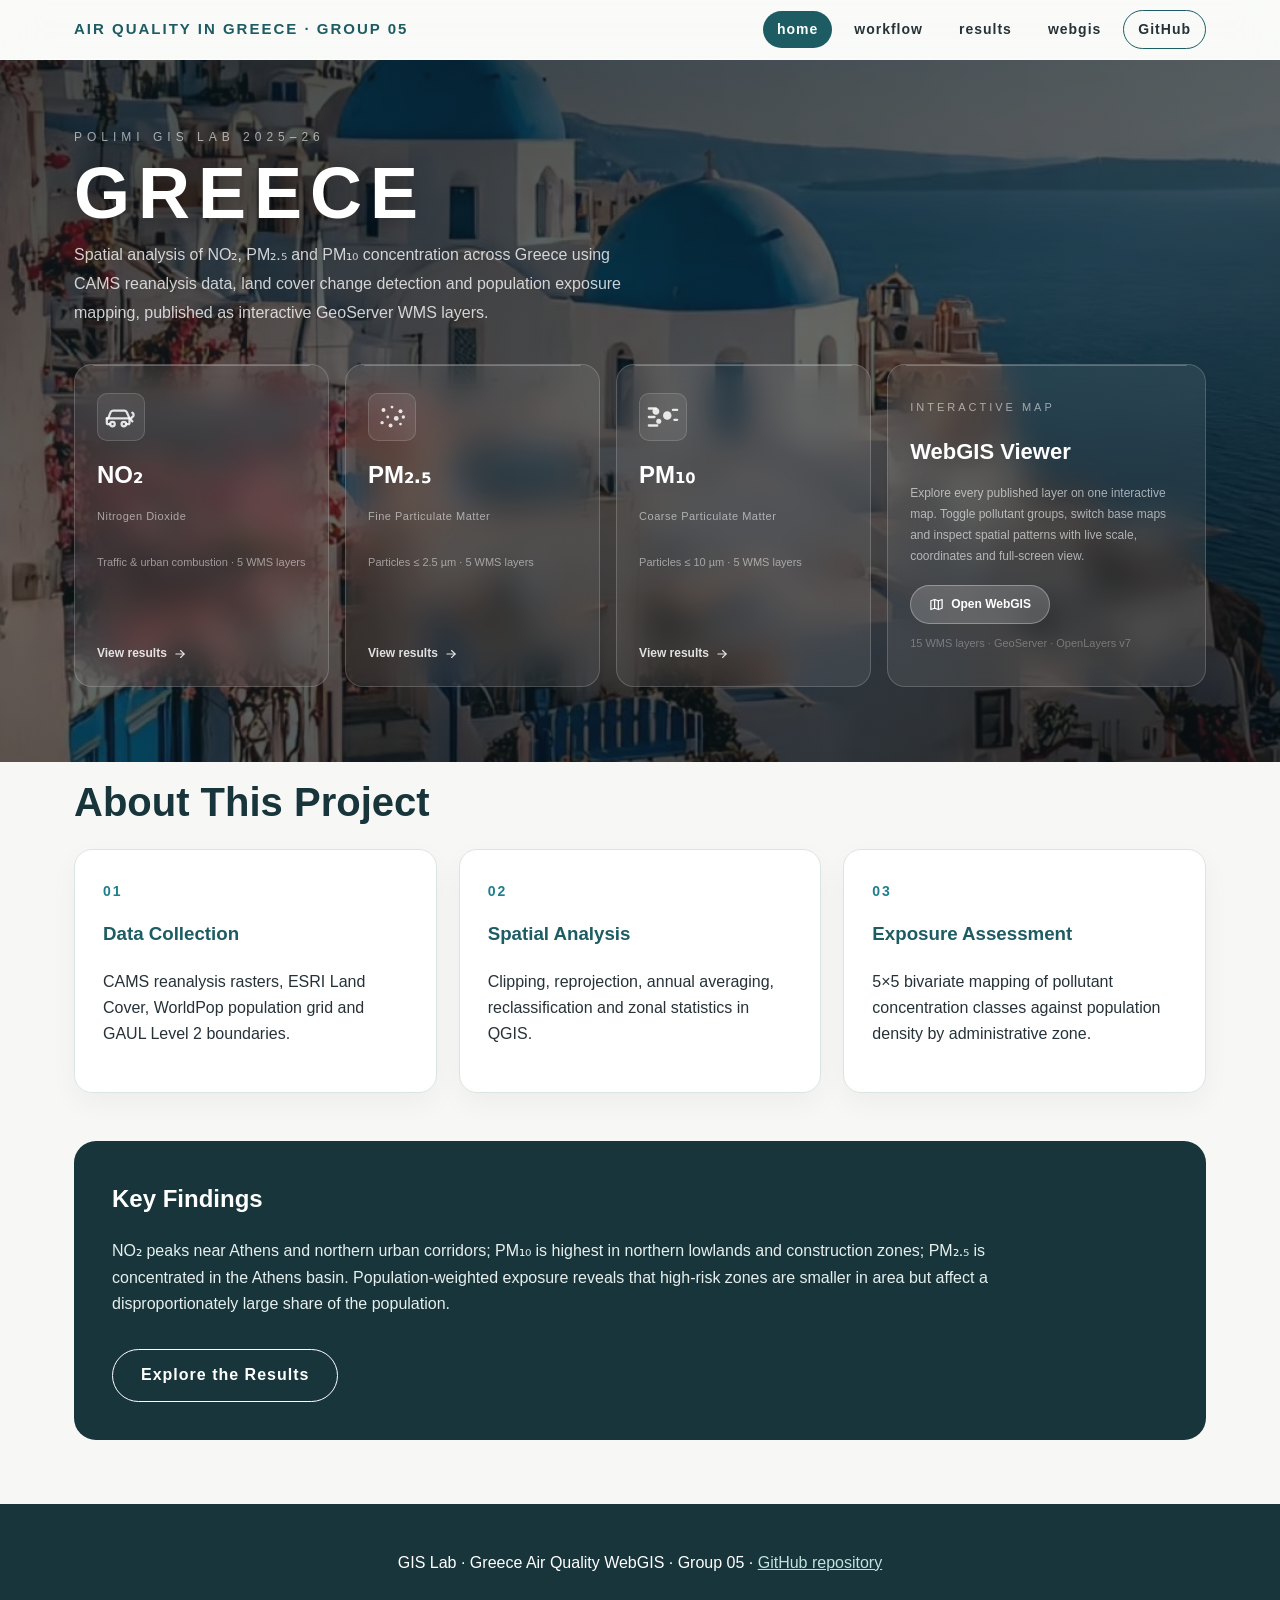
<file: index.html>
<!DOCTYPE html>
<html lang="en">
<head>
  <meta charset="UTF-8" />
  <meta name="viewport" content="width=device-width, initial-scale=1.0" />
  <title>Greece Air Quality | Home</title>
  <link rel="stylesheet" href="style.css?v=2" />
</head>

<body>
  <header class="site-header">
    <nav class="navbar">
      <a class="logo" href="index.html">AIR QUALITY IN GREECE · GROUP 05</a>
      <div class="nav-links">
        <a href="index.html" class="active">home</a>
        <a href="workflow.html">workflow</a>
        <a href="results.html">results</a>
        <a href="webgis.html">webgis</a>
        <a href="https://github.com/sumumu-0107/webgis_group05" class="github-link" target="_blank" rel="noopener">GitHub</a>
      </div>
    </nav>
  </header>

  <!-- ====================================================================
       GLASS-MORPHISM HERO
       Cover photo background, with one glass card per pollutant plus a
       dedicated WebGIS entry card.
       ==================================================================== -->
  <section class="hero">
    <div class="hero-bg" role="img" aria-label="Coastal landscape of the Greek islands"></div>
    <div class="hero-overlay"></div>

    <div class="hero-inner">
      <p class="hero-kicker">Polimi GIS Lab 2025–26</p>
      <h1>GREECE</h1>
      <p class="hero-sub">
        Spatial analysis of NO₂, PM₂.₅ and PM₁₀ concentration across Greece using
        CAMS reanalysis data, land cover change detection and population exposure
        mapping, published as interactive GeoServer WMS layers.
      </p>

      <div class="hero-grid">
        <!-- NO2 card -->
        <a class="glass-card card-no2" href="results.html#no2">
          <span class="top-line"></span>
          <span class="pollutant-icon" aria-hidden="true">
            <!-- Car / traffic exhaust: NO2 is mainly a traffic-related gas -->
            <svg viewBox="0 0 24 24" fill="none" stroke="rgba(255,255,255,0.85)" stroke-width="1.6"
                 stroke-linecap="round" stroke-linejoin="round">
              <path d="M3 13l1.6-4.2A2 2 0 0 1 6.5 7.5h7.8a2 2 0 0 1 1.8 1.1L18 13" />
              <path d="M2 13h16v3a1 1 0 0 1-1 1h-1" />
              <path d="M4 17H3a1 1 0 0 1-1-1v-3" />
              <circle cx="6" cy="17" r="1.6" />
              <circle cx="14" cy="17" r="1.6" />
              <path d="M20 9c1.2.8 1.2 2.2 0 3s-1.2 2.2 0 3" />
            </svg>
          </span>
          <h2 class="pname">NO₂</h2>
          <p class="pfull">Nitrogen Dioxide</p>
          <p class="card-meta">Traffic &amp; urban combustion · 5 WMS layers</p>
          <span class="goto">
            View results
            <svg viewBox="0 0 24 24" fill="none" stroke="currentColor" stroke-width="2"
                 stroke-linecap="round" stroke-linejoin="round" aria-hidden="true">
              <path d="M5 12h14" /><path d="M13 6l6 6-6 6" />
            </svg>
          </span>
        </a>

        <!-- PM2.5 card -->
        <a class="glass-card card-pm25" href="results.html#pm25">
          <span class="top-line"></span>
          <span class="pollutant-icon" aria-hidden="true">
            <!-- Fine particles: small scattered dots, lungs-penetrating -->
            <svg viewBox="0 0 24 24" fill="rgba(255,255,255,0.85)" stroke="none">
              <circle cx="6" cy="7" r="1.4" />
              <circle cx="12" cy="5" r="1" />
              <circle cx="18" cy="8" r="1.4" />
              <circle cx="9" cy="12" r="1" />
              <circle cx="15" cy="13" r="1.7" />
              <circle cx="5" cy="16" r="1.2" />
              <circle cx="11" cy="18" r="1.4" />
              <circle cx="18" cy="17" r="1" />
              <circle cx="20" cy="12" r="1.2" />
            </svg>
          </span>
          <h2 class="pname">PM₂.₅</h2>
          <p class="pfull">Fine Particulate Matter</p>
          <p class="card-meta">Particles ≤ 2.5 µm · 5 WMS layers</p>
          <span class="goto">
            View results
            <svg viewBox="0 0 24 24" fill="none" stroke="currentColor" stroke-width="2"
                 stroke-linecap="round" stroke-linejoin="round" aria-hidden="true">
              <path d="M5 12h14" /><path d="M13 6l6 6-6 6" />
            </svg>
          </span>
        </a>

        <!-- PM10 card -->
        <a class="glass-card card-pm10" href="results.html#pm10">
          <span class="top-line"></span>
          <span class="pollutant-icon" aria-hidden="true">
            <!-- Coarse dust: larger particles with motion lines (dust / resuspension) -->
            <svg viewBox="0 0 24 24" fill="none" stroke="rgba(255,255,255,0.85)" stroke-width="1.6"
                 stroke-linecap="round" stroke-linejoin="round">
              <circle cx="7" cy="8" r="2.4" fill="rgba(255,255,255,0.85)" stroke="none" />
              <circle cx="15" cy="11" r="3" fill="rgba(255,255,255,0.85)" stroke="none" />
              <circle cx="9" cy="15" r="1.8" fill="rgba(255,255,255,0.85)" stroke="none" />
              <path d="M2 6h5" /><path d="M2 12h4" /><path d="M2 18h6" />
              <path d="M19 7h3" /><path d="M20 14h2" />
            </svg>
          </span>
          <h2 class="pname">PM₁₀</h2>
          <p class="pfull">Coarse Particulate Matter</p>
          <p class="card-meta">Particles ≤ 10 µm · 5 WMS layers</p>
          <span class="goto">
            View results
            <svg viewBox="0 0 24 24" fill="none" stroke="currentColor" stroke-width="2"
                 stroke-linecap="round" stroke-linejoin="round" aria-hidden="true">
              <path d="M5 12h14" /><path d="M13 6l6 6-6 6" />
            </svg>
          </span>
        </a>

        <!-- WebGIS entry card -->
        <a class="glass-card card-webgis" href="webgis.html">
          <span class="top-line"></span>
          <div>
            <p class="wlabel">INTERACTIVE MAP</p>
            <h2 class="wtitle">WebGIS Viewer</h2>
            <p class="wdesc">
              Explore every published layer on one interactive map. Toggle pollutant
              groups, switch base maps and inspect spatial patterns with live scale,
              coordinates and full-screen view.
            </p>
          </div>
          <div>
            <span class="wbtn">
              <svg viewBox="0 0 24 24" fill="none" stroke="currentColor" stroke-width="2"
                   stroke-linecap="round" stroke-linejoin="round" aria-hidden="true">
                <path d="M9 4 3 6v14l6-2 6 2 6-2V4l-6 2-6-2z" />
                <path d="M9 4v14" /><path d="M15 6v14" />
              </svg>
              Open WebGIS
            </span>
            <p class="layers-hint">15 WMS layers · GeoServer · OpenLayers v7</p>
          </div>
        </a>
      </div>
    </div>
  </section>

  <main>
    <section class="section" id="about">
      <div class="section-heading">
        <h2>About This Project</h2>
      </div>

      <div class="summary-grid">
        <article class="summary-card">
          <span class="card-number">01</span>
          <h3>Data Collection</h3>
          <p>CAMS reanalysis rasters, ESRI Land Cover, WorldPop population grid and GAUL Level 2 boundaries.</p>
        </article>
        <article class="summary-card">
          <span class="card-number">02</span>
          <h3>Spatial Analysis</h3>
          <p>Clipping, reprojection, annual averaging, reclassification and zonal statistics in QGIS.</p>
        </article>
        <article class="summary-card">
          <span class="card-number">03</span>
          <h3>Exposure Assessment</h3>
          <p>5×5 bivariate mapping of pollutant concentration classes against population density by administrative zone.</p>
        </article>
      </div>

      <div class="key-findings">
        <h2>Key Findings</h2>
        <p>NO₂ peaks near Athens and northern urban corridors; PM₁₀ is highest in northern lowlands and construction zones; PM₂.₅ is concentrated in the Athens basin. Population-weighted exposure reveals that high-risk zones are smaller in area but affect a disproportionately large share of the population.</p>
        <a class="outline-btn" href="results.html">Explore the Results</a>
      </div>
    </section>
  </main>

  <footer>
    <p>GIS Lab · Greece Air Quality WebGIS · Group 05 ·
      <a href="https://github.com/sumumu-0107/webgis_group05" target="_blank" rel="noopener">GitHub repository</a>
    </p>
  </footer>
</body>
</html>
</file>
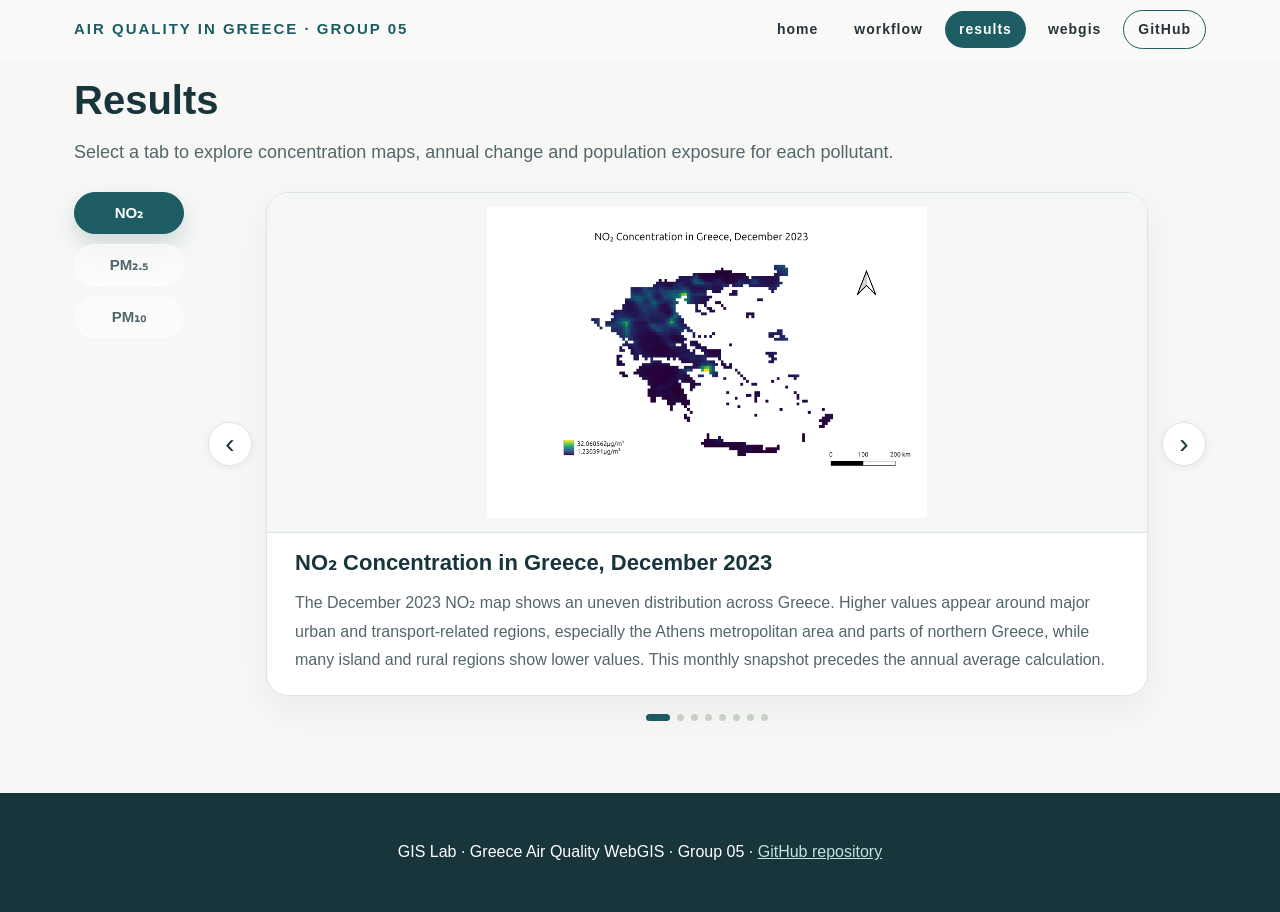
<file: results.html>
﻿<!DOCTYPE html>
<html lang="en">
<head>
  <meta charset="UTF-8" />
  <meta name="viewport" content="width=device-width, initial-scale=1.0" />
  <title>Greece Air Quality | Results</title>
  <link rel="stylesheet" href="style.css" />
</head>

<body>
  <header class="site-header">
    <nav class="navbar">
      <a class="logo" href="index.html">AIR QUALITY IN GREECE · GROUP 05</a>
      <div class="nav-links">
        <a href="index.html">home</a>
        <a href="workflow.html">workflow</a>
        <a href="results.html" class="active">results</a>
        <a href="webgis.html">webgis</a>
        <a href="https://github.com/sumumu-0107/webgis_group05" class="github-link" target="_blank" rel="noopener">GitHub</a>
      </div>
    </nav>
  </header>

  <main>
    <section class="section" id="results">
      <div class="section-heading">
        <h2>Results</h2>
        <p>Select a tab to explore concentration maps, annual change and population exposure for each pollutant.</p>
      </div>

      <div class="results-layout">

        <!-- TAB BUTTONS (vertical) -->
        <div class="pollutant-tabs" role="tablist" aria-label="Pollutant results">
          <button class="tab-btn active" role="tab" id="tab-no2"
                  aria-controls="panel-no2" aria-selected="true" data-target="no2">NO&#8322;</button>
          <button class="tab-btn" role="tab" id="tab-pm25"
                  aria-controls="panel-pm25" aria-selected="false" data-target="pm25">PM&#8322;.&#8325;</button>
          <button class="tab-btn" role="tab" id="tab-pm10"
                  aria-controls="panel-pm10" aria-selected="false" data-target="pm10">PM&#8321;&#8320;</button>
        </div>

        <div class="results-panels">

        <!-- NO2 panel -->
      <div class="tab-panel active" id="panel-no2" role="tabpanel" aria-labelledby="tab-no2">
        <div class="rp-stage">
          <button class="rp-nav-btn rp-lbtn" data-panel="no2" data-dir="-1" aria-label="Previous">&#8249;</button>
          <div class="rp-card" id="card-no2"></div>
          <button class="rp-nav-btn rp-rbtn" data-panel="no2" data-dir="1" aria-label="Next">&#8250;</button>
        </div>
        <div class="rp-dots" id="dots-no2"></div>
      </div>

      <!-- PM2.5 panel -->
      <div class="tab-panel" id="panel-pm25" role="tabpanel" aria-labelledby="tab-pm25">
        <div class="rp-stage">
          <button class="rp-nav-btn rp-lbtn" data-panel="pm25" data-dir="-1" aria-label="Previous">&#8249;</button>
          <div class="rp-card" id="card-pm25"></div>
          <button class="rp-nav-btn rp-rbtn" data-panel="pm25" data-dir="1" aria-label="Next">&#8250;</button>
        </div>
        <div class="rp-dots" id="dots-pm25"></div>
      </div>

      <!-- PM10 panel -->
      <div class="tab-panel" id="panel-pm10" role="tabpanel" aria-labelledby="tab-pm10">
        <div class="rp-stage">
          <button class="rp-nav-btn rp-lbtn" data-panel="pm10" data-dir="-1" aria-label="Previous">&#8249;</button>
          <div class="rp-card" id="card-pm10"></div>
          <button class="rp-nav-btn rp-rbtn" data-panel="pm10" data-dir="1" aria-label="Next">&#8250;</button>
        </div>
        <div class="rp-dots" id="dots-pm10"></div>
      </div>

        </div><!-- /.results-panels -->
      </div><!-- /.results-layout -->

    </section>
  </main>

  <footer>
    <p>GIS Lab &middot; Greece Air Quality WebGIS &middot; Group 05 &middot;
      <a href="https://github.com/sumumu-0107/webgis_group05" target="_blank" rel="noopener">GitHub repository</a>
    </p>
  </footer>

  <script src="results.js"></script>
  <script>
  (function () {
    "use strict";

    var FIGURES = {
      no2: [
        { fig:"Figure 1", title:"NO\u2082 Concentration in Greece, December 2023",
          img:[{src:"img/no2/NO2_December_2023_map.png",alt:"Map of NO2 concentration across Greece in December 2023"}],
          desc:"The December 2023 NO\u2082 map shows an uneven distribution across Greece. Higher values appear around major urban and transport-related regions, especially the Athens metropolitan area and parts of northern Greece, while many island and rural regions show lower values. This monthly snapshot precedes the annual average calculation." },
        { fig:"Figure 2", title:"Annual Average NO\u2082 Concentration, 2023",
          img:[{src:"img/no2/NO2_average_2023_map.png",alt:"Map of annual average NO2 concentration across Greece in 2023"}],
          desc:"The annual average map highlights the stable spatial pattern of NO\u2082 in 2023. Higher values concentrate around urbanised areas, while lower values spread across rural and island regions. Compared with the December map, the annual average smooths monthly fluctuations and is better suited to classification and exposure analysis." },
        { fig:"Figure 3", title:"NO\u2082 Concentration Classes, 2023",
          img:[{src:"img/no2/NO2_concentration_map_2023.png",alt:"Map of NO2 concentration classes across Greece in 2023"}],
          desc:"The concentration class map divides annual average NO\u2082 into air quality classes. Greece mainly contains Class 1, Class 2 and Class 3 values, with most of the country in Class 1, indicating relatively low NO\u2082 levels. Class 2 and Class 3 areas are more limited and are mainly associated with urban regions." },
        { fig:"Figure 4", title:"NO\u2082 Annual Mean Aggregation Change, 2021\u20132023",
          img:[{src:"img/no2/NO2_AMAC_2021_2023_map.png",alt:"Map of NO2 annual mean aggregation change between 2021 and 2023"}],
          desc:"The NO\u2082 AMAC map shows both increases and decreases between 2021 and 2023. Some regions show slight or moderate increases while others remain stable or decline. Stronger changes appear in localised zones rather than across the whole country, reflecting differences in urban activity, transport intensity and regional emission patterns." },
        { fig:"Figure 5", title:"Built Area Change and NO\u2082 Change Statistics",
          img:[{src:"img/no2/Built_Area_Change_2021_2023_map.png",alt:"Map of built area change in Greece between 2021 and 2023"},{src:"img/no2/Greece_no2_zonal_statistics_2021_2023_bar.png",alt:"Bar chart of NO2 change statistics by built area transition type"}],
          desc:"The built area change map identifies Stable Built Area, Built Area Gain and Built Area Loss. Most built-up pixels are stable, while gain and loss areas are scattered. The bar chart shows Built Area Loss with the highest mean NO\u2082 change (about 1.173 \u00b5g/m\u00b3), while Stable Built Area carries the highest maximum value, suggesting persistent urban areas experienced strong localised NO\u2082 increases." },
        { fig:"Figure 6", title:"Built Area Gain and Loss Statistics",
          img:[{src:"img/no2/Gain_lost_statistics.png",alt:"Chart of built area gain and loss percentage and area statistics for Greece, 2021 to 2023"}],
          desc:"The built area gain and loss statistics summarise how much urban land was gained or lost between 2021 and 2023 across different transition categories. The chart presents both the percentage share and the absolute area for each transition type, giving a quantitative basis for interpreting the NO\u2082 zonal statistics above." },
        { fig:"Figure 7", title:"NO\u2082\u2013Population Bivariate Exposure",
          img:[{src:"img/no2/NO2_bivariate_map_2023.png",alt:"Bivariate map of NO2 concentration and population in Greece, 2023"},{src:"img/no2/legend_bivariate_5x5.png",alt:"5x5 bivariate legend combining NO2 class and population class"}],
          desc:"The bivariate map combines NO\u2082 concentration class and population class at the GAUL Level 2 scale. The first digit represents the NO\u2082 class, the second the population class. Visible combinations include 13, 14, 23 and 35; the Class 35 area is especially important because it combines a higher NO\u2082 class with a high population class." },
        { fig:"Figure 8", title:"Population Exposure to NO\u2082 Concentration Classes",
          img:[{src:"img/no2/Greece_no2_2023_pie_chart.png",alt:"Pie chart of population exposure to NO2 concentration classes"}],
          desc:"The exposure pie chart shows 36.24% of the population in Class 1, 26.81% in Class 2 and 36.96% in Class 3. Although much of the territory is mapped as low concentration, a considerable share of the population falls into higher NO\u2082 exposure classes, demonstrating why population-weighted exposure analysis is necessary in addition to simple spatial mapping." }
      ],
      pm25: [
        { fig:"Figure 1", title:"PM\u2082.\u2085 Concentration in Greece, December 2023",
          img:[{src:"img/pm25/Greece_CAMS_pm2p5_2023_12.png",alt:"Map of PM2.5 concentration across Greece in December 2023"}],
          desc:"The December 2023 PM\u2082.\u2085 map shows higher concentrations around major urban and transport-related areas, especially Athens and parts of northern Greece, while many island and rural regions show lower values. Short-term PM\u2082.\u2085 is strongly influenced by urban activity, traffic intensity and regional emission sources." },
        { fig:"Figure 2", title:"Annual Average PM\u2082.\u2085 Concentration, 2023",
          img:[{src:"img/pm25/Greece_average_pm2p5_2023.png",alt:"Map of annual average PM2.5 concentration across Greece in 2023"}],
          desc:"The annual average map shows the highest values concentrated around large urban areas, especially the Athens region, with lower values in less urbanised mainland areas and many islands. The annual average smooths short-term fluctuations and highlights the clear contrast between urbanised and non-urbanised areas." },
        { fig:"Figure 3", title:"PM\u2082.\u2085 Concentration Classes, 2023",
          img:[{src:"img/pm25/Greece_pm2p5_concentration_map_2023.png",alt:"Map of PM2.5 concentration classes across Greece in 2023"}],
          desc:"The class map shows mainly Class 1, Class 2 and Class 3, with most of the country in Class 2 and Class 3 (between 5 and 20 \u00b5g/m\u00b3). Class 1 areas are limited, mainly around specific islands and high-altitude ecosystems. This classification provides the pollutant input for the bivariate exposure map." },
        { fig:"Figure 4", title:"PM\u2082.\u2085 Annual Mean Aggregation Change, 2021\u20132023",
          img:[{src:"img/pm25/Greece_pm2p5_2021_2023_AMAC_map.png",alt:"Map of PM2.5 annual mean aggregation change between 2021 and 2023"}],
          desc:"The PM\u2082.\u2085 AMAC map shows both increases and decreases. Western Greece forms a distinct increase hotspot, while eastern administrative regions and coastal plains show neutral to stabilising trends (0 to \u22121.5 \u00b5g/m\u00b3). The change is spatially uneven, showing not only where PM\u2082.\u2085 was high in 2023 but where conditions shifted since 2021." },
        { fig:"Figure 5", title:"PM\u2082.\u2085 Change Statistics by Crop Area Transition",
          img:[{src:"img/pm25/Greece_pm2p5_zonal_statistics_2021_2023.png",alt:"Map of PM2.5 zonal statistics by crop area transition type, 2021 to 2023"},{src:"img/pm25/Greece_pm2p5_zonal_statistics_2021_2023_bar.png",alt:"Bar chart of PM2.5 change statistics by crop area transition type"}],
          desc:"Using crop area transitions as zones, Stable Crop Area shows a mean PM\u2082.\u2085 change of about 0.226 \u00b5g/m\u00b3, Crop Area Gain about 0.088 \u00b5g/m\u00b3, and Crop Area Loss a negative mean of \u22120.101 \u00b5g/m\u00b3. PM\u2082.\u2085 grew least in newly gained crop cover, a relative buffering signature, while all classes share local bounds from \u22124.392 to +4.717 \u00b5g/m\u00b3." },
        { fig:"Figure 6", title:"Crop Gain and Loss Percentage and Area Statistics",
          img:[{src:"img/pm25/Gain_lost_statistics.png",alt:"Chart of crop gain and loss percentage and area statistics, 2021 to 2023"}],
          desc:"The crop gain and loss statistics summarise how much agricultural land was gained or lost between 2021 and 2023 across different transition categories. The chart presents both the percentage share and the absolute area for each transition type, giving a quantitative basis for interpreting the PM\u2082.\u2085 zonal statistics above." },
        { fig:"Figure 7", title:"PM\u2082.\u2085\u2013Population Bivariate Exposure",
          img:[{src:"img/pm25/Greece_pm2p5_2023_bivariate_map.png",alt:"Bivariate map of PM2.5 concentration and population in Greece, 2023"},{src:"img/pm25/legend_bivariate_5x5.png",alt:"5x5 bivariate legend combining PM2.5 class and population class"}],
          desc:"The bivariate map combines PM\u2082.\u2085 class and population class at the administrative zone level. Visible combinations include 33, 34 and 35: several regions share a baseline Class 3 pollution level but differ in demographic weight. The Class 35 areas are especially important, capturing critical urban centres such as Athens." },
        { fig:"Figure 8", title:"Population Exposure to PM\u2082.\u2085 Concentration Classes",
          img:[{src:"img/pm25/Greece_pm2p5_2023_pie_chart.png",alt:"Pie chart of population exposure to PM2.5 concentration classes"}],
          desc:"The exposure chart shows essentially the entire calculated population in Class 3 (greater than 10 and up to 20 \u00b5g/m\u00b3), because this regulatory tier covers the populated provincial zones uniformly. Even though much of the territory maps as lower concentration, population-weighted analysis reveals widespread exposure to the higher class." }
      ],
      pm10: [
        { fig:"Figure 1", title:"PM\u2081\u2080 Concentration in Greece, December 2023",
          img:[{src:"img/pm10/Greece_pm10_monthly_dec_2023.png",alt:"Map of PM10 concentration across Greece in December 2023"}],
          desc:"The December 2023 PM\u2081\u2080 map shows higher values mainly in northern and central Greece, where urban heating, road traffic, agriculture and dust resuspension raise winter levels. Thessaloniki and the Thessaly plain stand out, while coastal and island areas benefit from sea-breeze dispersion." },
        { fig:"Figure 2", title:"Annual Average PM\u2081\u2080 Concentration, 2023",
          img:[{src:"img/pm10/Greece_pm10_average_2023_map.png",alt:"Map of annual average PM10 concentration across Greece in 2023"}],
          desc:"The annual average map concentrates the highest values in northern Greece, around Thessaloniki, the Thessaly plain and Central Macedonia, driven by industry, traffic, construction and agricultural burning. The Greater Athens area is also elevated, while southern Greece and the Aegean islands generally show lower annual averages." },
        { fig:"Figure 3", title:"PM\u2081\u2080 Concentration Classes, 2023",
          img:[{src:"img/pm10/Greece_pm10_concentration_map_2023.png",alt:"Map of PM10 concentration classes across Greece in 2023"}],
          desc:"The class map shows mainly Class 1, Class 2 and Class 3, with Class 4 and Class 5 nearly absent. Class 1 covers mountainous, island and southern coastal areas; Class 2 dominates mid-sized urban zones and agricultural lowlands; and Class 3 appears in the most urbanised and industrialised areas around Thessaloniki and Greater Athens." },
        { fig:"Figure 4", title:"PM\u2081\u2080 Annual Mean Aggregation Change, 2021\u20132023",
          img:[{src:"img/pm10/Greece_pm10_2021_2023_AMAC_map.png",alt:"Map of PM10 annual mean aggregation change between 2021 and 2023"}],
          desc:"The PM\u2081\u2080 AMAC map shows increases in parts of northern and central Greece, linked to expanded construction, new road infrastructure and agricultural land disturbance, while parts of Attica and several islands show slight decreases. The pattern is spatially heterogeneous, driven by local activity and land use rather than a uniform national trend." },
        { fig:"Figure 5", title:"PM\u2081\u2080 Zonal Statistics by Built Area Transition",
          img:[{src:"img/pm10/Greece_pm10_zonal_statistics_2021_2023.png",alt:"Chart of PM10 change statistics by built area transition type, 2021 to 2023"}],
          desc:"Using built area transitions as zones, Built Area Gain shows the highest mean PM\u2081\u2080 change, reflecting increased particulate matter from ground disturbance and construction machinery. Stable Built Area shows a moderate mean change, while Built Area Loss shows the smallest or slightly negative mean, consistent with reduced dust generation where hard surfaces were removed." },
        { fig:"Figure 6", title:"Built Area Gain and Loss Statistics",
          img:[{src:"img/pm10/Gain_lost_statistics.png",alt:"Chart of built area gain and loss percentage and area statistics for Greece, 2021 to 2023"}],
          desc:"The built area gain and loss statistics summarise how much urban land was gained or lost between 2021 and 2023 across different transition categories. The chart presents both the percentage share and the absolute area for each transition type, giving a quantitative basis for interpreting the PM\u2081\u2080 zonal statistics above." },
        { fig:"Figure 7", title:"PM\u2081\u2080\u2013Population Bivariate Exposure",
          img:[{src:"img/pm10/Greece_pm10_2023_bivariate.png",alt:"Bivariate map of PM10 concentration and population in Greece, 2023"},{src:"img/pm10/legend_bivariate_5x5.png",alt:"5x5 bivariate legend combining PM10 class and population class"}],
          desc:"The bivariate map combines PM\u2081\u2080 class and population class. Zones high in both dimensions mark the greatest public-health concern and cluster around Thessaloniki and metropolitan Athens. Northern peripheral zones show elevated PM\u2081\u2080 but smaller populations, while rural and island zones are low in both dimensions." }
      ]
    };

    var state = { no2:0, pm25:0, pm10:0 };

    function renderCarousel(panel) {
      var figures = FIGURES[panel];
      var idx = state[panel];
      var item = figures[idx];
      var imgAreaInner;
      if (item.img.length === 2) {
        imgAreaInner =
          '<div style="display:grid;grid-template-columns:1fr 1fr;gap:16px;width:100%;height:100%;padding:14px;align-items:center;">'
          + item.img.map(function(i){ return '<img src="'+i.src+'" alt="'+i.alt+'" style="width:100%;height:100%;object-fit:contain;" />'; }).join('')
          + '</div>';
      } else {
        imgAreaInner = '<img src="'+item.img[0].src+'" alt="'+item.img[0].alt+'" />';
      }
      document.getElementById('card-'+panel).innerHTML =
        '<div class="card-img-area">'+imgAreaInner+'</div>'
        +'<div class="card-body-area">'
        +'<span class="card-fig-label">'+item.fig+'</span>'
        +'<p class="card-fig-title">'+item.title+'</p>'
        +'<p class="card-fig-desc">'+item.desc+'</p>'
        +'</div>';
      var dotsEl = document.getElementById('dots-'+panel);
      dotsEl.innerHTML = '';
      figures.forEach(function(_,i){
        var d = document.createElement('button');
        d.className = 'rp-dot'+(i===idx?' active':'');
        d.setAttribute('aria-label','Figure '+(i+1));
        (function(ii){ d.addEventListener('click',function(){ state[panel]=ii; renderCarousel(panel); }); })(i);
        dotsEl.appendChild(d);
      });
    }

    document.querySelectorAll('.rp-nav-btn').forEach(function(btn){
      btn.addEventListener('click',function(){
        var panel=btn.getAttribute('data-panel');
        var dir=parseInt(btn.getAttribute('data-dir'),10);
        var n=FIGURES[panel].length;
        state[panel]=(state[panel]+dir+n)%n;
        renderCarousel(panel);
      });
    });

    document.addEventListener('keydown',function(e){
      if(e.key!=='ArrowLeft'&&e.key!=='ArrowRight') return;
      var ap=document.querySelector('.tab-panel.active');
      if(!ap) return;
      var panel=ap.id.replace('panel-','');
      if(!FIGURES[panel]) return;
      var n=FIGURES[panel].length;
      state[panel]=(state[panel]+(e.key==='ArrowLeft'?-1:1)+n)%n;
      renderCarousel(panel);
    });

    document.querySelectorAll('.tab-btn').forEach(function(btn){
      btn.addEventListener('click',function(){
        var panel=btn.getAttribute('data-target');
        if(state[panel]!==undefined){ state[panel]=0; }
      });
    });

    renderCarousel('no2');
    renderCarousel('pm25');
    renderCarousel('pm10');

    // ---- Lightbox ----
    function openLightbox(srcs) {
      // srcs: array of image src strings
      var overlay = document.createElement('div');
      overlay.className = 'lb-overlay';
      var inner;
      if (srcs.length === 2) {
        inner = '<div style="display:flex;gap:20px;align-items:center;max-width:92vw;max-height:90vh;">'
          + srcs.map(function(s){ return '<img src="'+s+'" style="max-width:46vw;max-height:88vh;object-fit:contain;border-radius:10px;box-shadow:0 24px 80px rgba(0,0,0,0.5);" />'; }).join('')
          + '</div>';
      } else {
        inner = '<img src="'+srcs[0]+'" />';
      }
      overlay.innerHTML = '<button class="lb-close" aria-label="Close">&times;</button>' + inner;
      document.body.appendChild(overlay);
      overlay.querySelector('.lb-close').addEventListener('click', function(e){ e.stopPropagation(); overlay.remove(); });
      overlay.addEventListener('click', function(e){ if(e.target===overlay) overlay.remove(); });
      document.addEventListener('keydown', function esc(e){ if(e.key==='Escape'){ overlay.remove(); document.removeEventListener('keydown',esc); } });
    }

    document.querySelectorAll('.rp-stage').forEach(function(stage){
      stage.addEventListener('click', function(e){
        var area = e.target.closest('.card-img-area');
        if (!area) return;
        var imgs = area.querySelectorAll('img');
        if (!imgs.length) return;
        openLightbox(Array.from(imgs).map(function(i){ return i.src; }));
      });
    });
  }());
  </script>
</body>
</html>
</file>
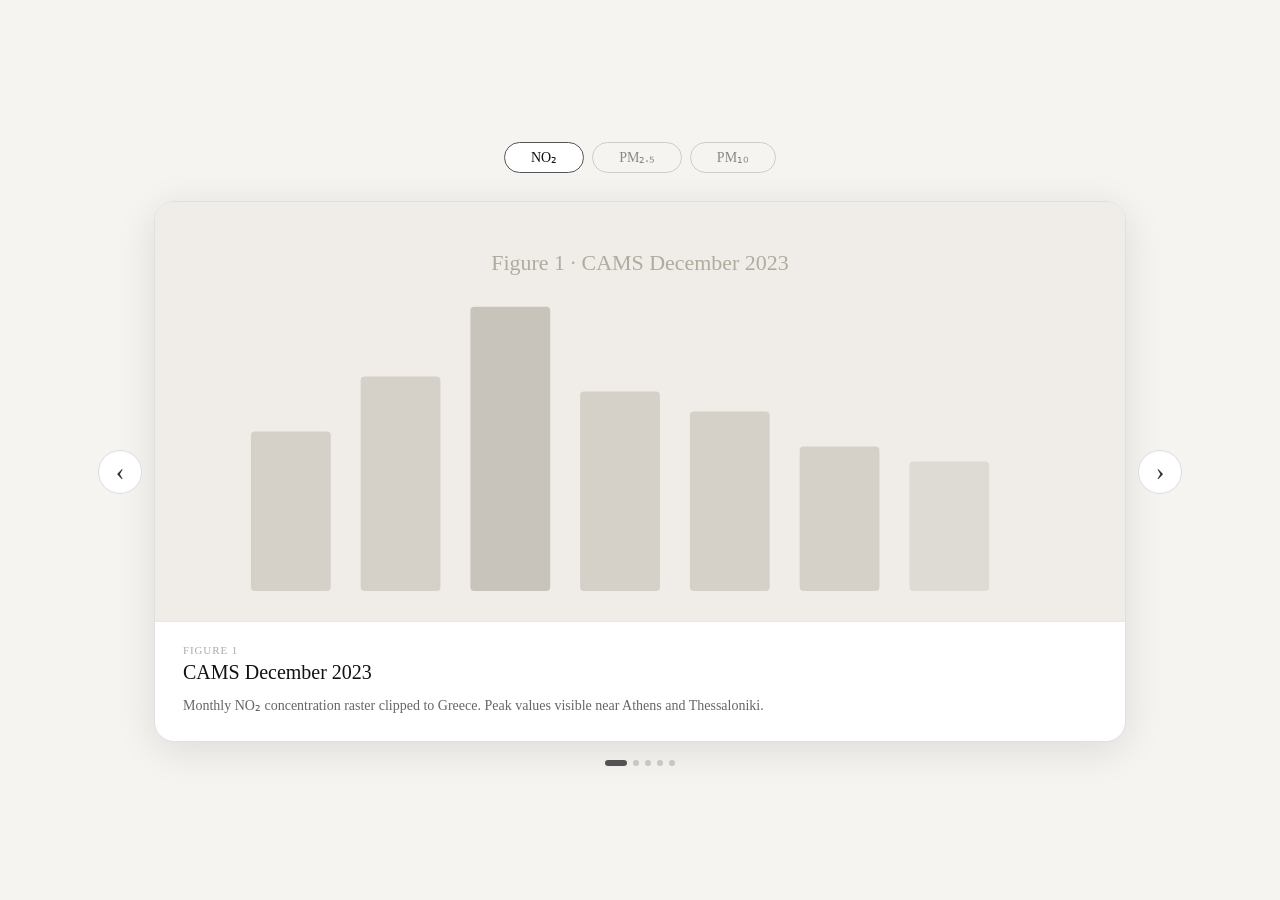
<file: results_carousel.html>
<!DOCTYPE html>
<html lang="en">
<head>
<meta charset="UTF-8"/>
<meta name="viewport" content="width=device-width, initial-scale=1.0"/>
<title>Results Carousel</title>
<style>
* { box-sizing: border-box; margin: 0; padding: 0; }
body { background: #f5f4f0; font-family: 'Georgia', serif; min-height: 100vh; display: flex; align-items: center; justify-content: center; padding: 32px 0; }

.rp-wrap { width: 100%; max-width: 1100px; padding: 32px 0 24px; }

.rp-tabs { display: flex; gap: 8px; justify-content: center; margin-bottom: 28px; }
.rp-tab {
  padding: 6px 26px; border-radius: 20px;
  border: 1px solid #ccc; background: transparent;
  color: #888; font-size: 14px; cursor: pointer;
  font-family: inherit; transition: all 0.18s;
}
.rp-tab.active { background: #fff; border-color: #555; color: #111; font-weight: 500; }

.rp-stage {
  position: relative;
  display: flex; align-items: center; justify-content: center;
  padding: 0 64px;
}

.rp-card {
  width: 100%;
  border-radius: 20px;
  background: #fff;
  border: 1px solid #e0e0e0;
  overflow: hidden;
  box-shadow: 0 8px 40px rgba(0,0,0,0.10);
  display: flex;
  flex-direction: column;
}

.card-img-area {
  width: 100%;
  height: 420px;
  background: #f0ede8;
  border-bottom: 1px solid #e8e8e8;
  display: flex; align-items: center; justify-content: center;
  overflow: hidden;
}
.card-img-area img { width: 100%; height: 100%; object-fit: cover; }

.card-body-area {
  padding: 22px 28px 24px;
}
.card-fig-label {
  font-size: 11px; color: #aaa; margin: 0 0 5px;
  text-transform: uppercase; letter-spacing: 0.08em;
}
.card-fig-title { font-size: 20px; font-weight: 500; color: #111; margin: 0 0 10px; }
.card-fig-desc { font-size: 14px; color: #666; margin: 0; line-height: 1.65; }

.nav-btn {
  position: absolute; top: 50%; transform: translateY(-50%);
  width: 44px; height: 44px; border-radius: 50%;
  background: #fff; border: 1px solid #ddd; color: #333;
  display: flex; align-items: center; justify-content: center;
  cursor: pointer; z-index: 20; font-size: 26px;
  user-select: none; transition: background 0.15s; flex-shrink: 0;
}
.nav-btn:hover { background: #f5f4f0; }
.lbtn { left: 8px; }
.rbtn { right: 8px; }

.rp-dots { display: flex; justify-content: center; gap: 6px; margin-top: 18px; }
.rp-dot { width: 6px; height: 6px; border-radius: 50%; background: #ccc; transition: all 0.2s; cursor: pointer; }
.rp-dot.active { width: 22px; border-radius: 3px; background: #555; }
</style>
</head>
<body>
<div class="rp-wrap">
  <div class="rp-tabs">
    <div class="rp-tab active" data-tab="no2">NO₂</div>
    <div class="rp-tab" data-tab="pm25">PM₂.₅</div>
    <div class="rp-tab" data-tab="pm10">PM₁₀</div>
  </div>

  <div class="rp-stage">
    <div class="nav-btn lbtn" id="btnL" aria-label="Previous">&#8249;</div>
    <div class="rp-card" id="card"></div>
    <div class="nav-btn rbtn" id="btnR" aria-label="Next">&#8250;</div>
  </div>

  <div class="rp-dots" id="dots"></div>
</div>

<script>
var data = {
  no2:[
    {fig:"Figure 1", title:"CAMS December 2023", desc:"Monthly NO₂ concentration raster clipped to Greece. Peak values visible near Athens and Thessaloniki.", img:""},
    {fig:"Figure 2", title:"Annual Average 2023", desc:"Yearly average NO₂ showing persistent high-concentration corridors along major transport routes.", img:""},
    {fig:"Figure 3", title:"Concentration Classes 2023", desc:"Reclassified NO₂ map into discrete exposure categories following WHO guideline thresholds.", img:""},
    {fig:"Figure 4", title:"AMAC 2021–2023", desc:"Annual mean absolute change showing temporal trend of NO₂ between 2021 and 2023.", img:""},
    {fig:"Figure 5", title:"Population Bivariate 2023", desc:"Bivariate map combining NO₂ concentration classes with population density for exposure assessment.", img:""}
  ],
  pm25:[
    {fig:"Figure 1", title:"CAMS December 2023", desc:"PM₂.₅ concentration raster for December 2023, highlighting winter pollution peaks in urban basins.", img:""},
    {fig:"Figure 2", title:"Annual Average 2023", desc:"Annual mean PM₂.₅ showing the Athens basin as a persistent high-concentration zone.", img:""},
    {fig:"Figure 3", title:"Concentration Classes 2023", desc:"PM₂.₅ reclassified into WHO-aligned exposure categories across Greek administrative units.", img:""},
    {fig:"Figure 4", title:"AMAC 2021–2023", desc:"Change in annual mean PM₂.₅ between 2021 and 2023, revealing improving and worsening areas.", img:""},
    {fig:"Figure 5", title:"Population Bivariate 2023", desc:"Combined PM₂.₅ and population density map identifying high-risk exposure zones.", img:""}
  ],
  pm10:[
    {fig:"Figure 1", title:"CAMS December 2023", desc:"PM₁₀ concentration raster for December 2023. Northern lowlands show elevated coarse particle levels.", img:""},
    {fig:"Figure 2", title:"Annual Average 2023", desc:"Annual mean PM₁₀ for 2023, with highest values in northern Greece and construction-active zones.", img:""},
    {fig:"Figure 3", title:"Concentration Classes 2023", desc:"Reclassified PM₁₀ concentration map into discrete risk categories for spatial comparison.", img:""},
    {fig:"Figure 4", title:"AMAC 2021–2023", desc:"Temporal change in PM₁₀ annual mean from 2021 to 2023 across Greek administrative regions.", img:""},
    {fig:"Figure 5", title:"Population Bivariate 2023", desc:"Bivariate exposure map combining PM₁₀ classes with population distribution data.", img:""}
  ]
};

var tab='no2', idx=0;

function makePlaceholderSVG(item){
  return '<svg width="100%" height="100%" viewBox="0 0 960 420" preserveAspectRatio="xMidYMid meet" xmlns="http://www.w3.org/2000/svg">'
    +'<rect width="960" height="420" fill="#f0ede8"/>'
    +'<rect x="90"  y="230" width="80" height="160" rx="4" fill="#d5d0c8"/>'
    +'<rect x="200" y="175" width="80" height="215" rx="4" fill="#d5d0c8"/>'
    +'<rect x="310" y="105" width="80" height="285" rx="4" fill="#c8c3bb"/>'
    +'<rect x="420" y="190" width="80" height="200" rx="4" fill="#d5d0c8"/>'
    +'<rect x="530" y="210" width="80" height="180" rx="4" fill="#d5d0c8"/>'
    +'<rect x="640" y="245" width="80" height="145" rx="4" fill="#d5d0c8"/>'
    +'<rect x="750" y="260" width="80" height="130" rx="4" fill="#dedad4"/>'
    +'<text x="480" y="68" fill="#b0ab9f" font-size="22" text-anchor="middle" font-family="Georgia,serif">'+item.fig+' · '+item.title+'</text>'
    +'</svg>';
}

function render(){
  var items = data[tab], n = items.length, item = items[idx];
  var card = document.getElementById('card');
  var imgContent = item.img
    ? '<img src="'+item.img+'" alt="'+item.title+'" />'
    : makePlaceholderSVG(item);
  card.innerHTML =
    '<div class="card-img-area">'+imgContent+'</div>'
    +'<div class="card-body-area">'
    +'<p class="card-fig-label">'+item.fig+'</p>'
    +'<p class="card-fig-title">'+item.title+'</p>'
    +'<p class="card-fig-desc">'+item.desc+'</p>'
    +'</div>';

  var dots = document.getElementById('dots');
  dots.innerHTML = '';
  for(var i=0; i<n; i++){
    var d = document.createElement('div');
    d.className = 'rp-dot' + (i===idx ? ' active' : '');
    (function(ii){ d.addEventListener('click', function(){ idx=ii; render(); }); })(i);
    dots.appendChild(d);
  }
}

function go(dir){ idx = (idx + dir + data[tab].length) % data[tab].length; render(); }
document.getElementById('btnL').addEventListener('click', function(){ go(-1); });
document.getElementById('btnR').addEventListener('click', function(){ go(1); });
document.querySelectorAll('.rp-tab').forEach(function(t){
  t.addEventListener('click', function(){
    tab = t.getAttribute('data-tab'); idx = 0;
    document.querySelectorAll('.rp-tab').forEach(function(x){ x.classList.remove('active'); });
    t.classList.add('active'); render();
  });
});
render();
</script>
</body>
</html>
</file>
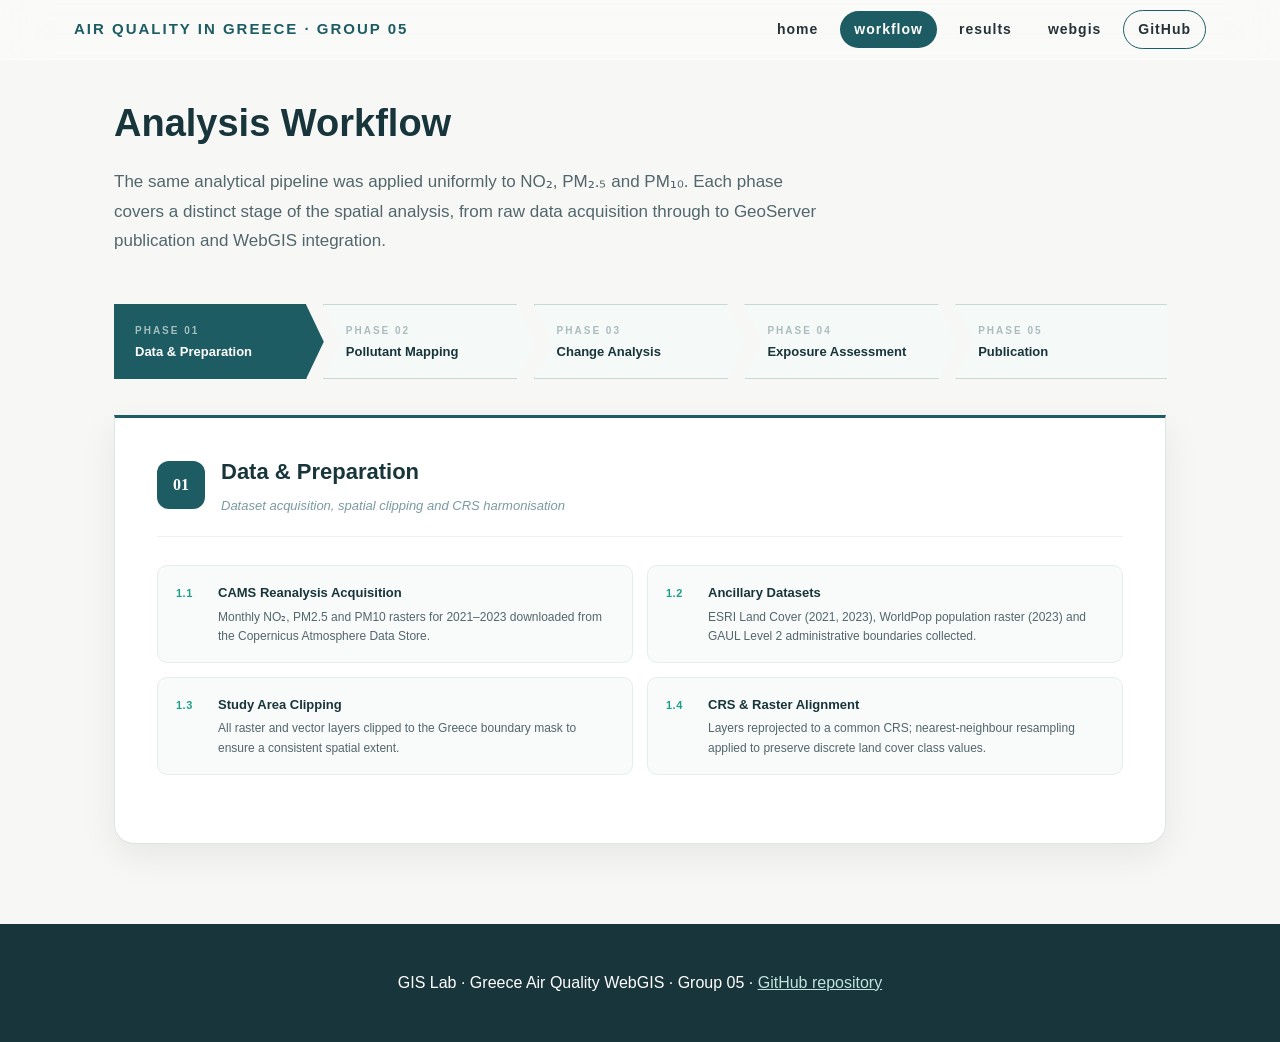
<file: workflow.html>
<!DOCTYPE html>
<html lang="en">
<head>
<meta charset="UTF-8"/>
<meta name="viewport" content="width=device-width, initial-scale=1.0"/>
<title>Greece Air Quality | Workflow</title>
<link rel="stylesheet" href="style.css?v=2"/>
<style>
.wf-section { max-width: 1100px; margin: 0 auto; padding: 32px 24px 80px; }
.wf-eyebrow { font-size: 12px; font-weight: 700; letter-spacing: 3px; text-transform: uppercase; color: #1d7f8c; margin: 0 0 10px; }
.wf-section h1 { font-size: 38px; color: #18353c; margin: 0 0 12px; font-weight: 800; }
.wf-section > p { font-size: 17px; color: #52666b; max-width: 720px; line-height: 1.75; margin: 0 0 48px; }

/* ── Pipeline row ── */
.wf-pipeline { display: flex; margin-bottom: 36px; }
.wf-node {
  flex: 1; position: relative; cursor: pointer;
  padding: 18px 16px 18px 22px;
  background: #f5f9f7; border: 1px solid #c8d8d5;
  border-right: none;
  transition: background 0.2s, border-color 0.2s;
  clip-path: polygon(0 0, calc(100% - 18px) 0, 100% 50%, calc(100% - 18px) 100%, 0 100%, 18px 50%);
  margin-right: -1px;
}
.wf-node:first-child { clip-path: polygon(0 0, calc(100% - 18px) 0, 100% 50%, calc(100% - 18px) 100%, 0 100%); padding-left: 20px; }
.wf-node:last-child  { clip-path: polygon(0 0, 100% 0, 100% 100%, 0 100%, 18px 50%); }
.wf-node.active { background: #1d5c63; border-color: #1d5c63; z-index: 2; }
.wf-node:hover:not(.active) { background: #e8f3ef; }
.wf-node-num { font-size: 10px; font-weight: 800; letter-spacing: 2px; text-transform: uppercase; color: #aabcbe; margin-bottom: 4px; }
.wf-node.active .wf-node-num { color: rgba(255,255,255,0.6); }
.wf-node-title { font-size: 13px; font-weight: 700; color: #18353c; line-height: 1.3; }
.wf-node.active .wf-node-title { color: #fff; }

/* ── Detail panel ── */
.wf-detail {
  background: #fff; border: 1px solid #dbe6e3;
  border-radius: 0 0 20px 20px; border-top: 3px solid #1d5c63;
  padding: 36px 42px 40px;
  box-shadow: 0 12px 36px rgba(0,0,0,0.07);
  animation: wfIn 0.28s ease;
}
@keyframes wfIn { from { opacity:0; transform:translateY(8px); } to { opacity:1; transform:translateY(0); } }

.wf-detail-header { display: flex; align-items: center; gap: 16px; margin-bottom: 28px; padding-bottom: 20px; border-bottom: 1px solid #edf1ef; }
.wf-detail-badge {
  width: 48px; height: 48px; border-radius: 12px;
  background: #1d5c63; color: #fff;
  display: flex; align-items: center; justify-content: center;
  font-size: 16px; font-weight: 800; flex-shrink: 0;
  font-family: 'Georgia', serif;
}
.wf-detail-header h2 { font-size: 22px; color: #18353c; font-weight: 700; margin: 0 0 4px; }
.wf-detail-header p  { font-size: 13px; color: #7a9a9f; margin: 0; font-style: italic; }

/* ── Sub-steps grid ── */
.wf-steps { display: grid; grid-template-columns: 1fr 1fr; gap: 14px; margin-bottom: 28px; }
.wf-step {
  display: flex; gap: 14px; align-items: flex-start;
  padding: 16px 18px; background: #f9fbfa;
  border: 1px solid #e4eeeb; border-radius: 10px;
}
.wf-step-idx { font-size: 11px; font-weight: 800; color: #1d9e8c; min-width: 28px; padding-top: 2px; letter-spacing: 0.5px; }
.wf-step-title { font-size: 13px; font-weight: 700; color: #18353c; margin-bottom: 4px; }
.wf-step-desc  { font-size: 12px; color: #52666b; line-height: 1.6; }

/* ── Tools row ── */
.wf-tools { display: flex; align-items: center; gap: 8px; flex-wrap: wrap; padding-top: 20px; border-top: 1px solid #edf1ef; }
.wf-tools-lbl { font-size: 10px; font-weight: 800; letter-spacing: 2px; text-transform: uppercase; color: #aabcbe; margin-right: 4px; }
.wf-tool { font-size: 11px; font-weight: 600; color: #1d5c63; background: #e8f3ef; padding: 4px 12px; border-radius: 999px; }

@media (max-width: 900px) {
  .wf-pipeline { flex-direction: column; gap: 4px; }
  .wf-node { clip-path: none !important; border-right: 1px solid #c8d8d5; border-radius: 10px; margin-right: 0; margin-bottom: 4px; }
  .wf-steps { grid-template-columns: 1fr; }
  .wf-detail { padding: 24px 20px; }
}
</style>
</head>

<body>
<header class="site-header">
  <nav class="navbar">
    <a class="logo" href="index.html">AIR QUALITY IN GREECE · GROUP 05</a>
    <div class="nav-links">
      <a href="index.html">home</a>
      <a href="workflow.html" class="active">workflow</a>
      <a href="results.html">results</a>
      <a href="webgis.html">webgis</a>
      <a href="https://github.com/sumumu-0107/webgis_group05" class="github-link" target="_blank" rel="noopener">GitHub</a>
    </div>
  </nav>
</header>

<main>
  <section class="wf-section">
    <h1>Analysis Workflow</h1>
    <p>The same analytical pipeline was applied uniformly to NO₂, PM₂.₅ and PM₁₀. Each phase covers a distinct stage of the spatial analysis, from raw data acquisition through to GeoServer publication and WebGIS integration.</p>

    <div class="wf-pipeline" id="pipeline"></div>
    <div class="wf-detail"  id="detail"></div>
  </section>
</main>

<footer>
  <p>GIS Lab · Greece Air Quality WebGIS · Group 05 ·
    <a href="https://github.com/sumumu-0107/webgis_group05" target="_blank" rel="noopener">GitHub repository</a>
  </p>
</footer>

<script>
var phases = [
  {
    num: "01", title: "Data & Preparation",
    sub: "Dataset acquisition, spatial clipping and CRS harmonisation",
    steps: [
      { i:"1.1", t:"CAMS Reanalysis Acquisition",   d:"Monthly NO₂, PM2.5 and PM10 rasters for 2021–2023 downloaded from the Copernicus Atmosphere Data Store." },
      { i:"1.2", t:"Ancillary Datasets",             d:"ESRI Land Cover (2021, 2023), WorldPop population raster (2023) and GAUL Level 2 administrative boundaries collected." },
      { i:"1.3", t:"Study Area Clipping",            d:"All raster and vector layers clipped to the Greece boundary mask to ensure a consistent spatial extent." },
      { i:"1.4", t:"CRS & Raster Alignment",         d:"Layers reprojected to a common CRS; nearest-neighbour resampling applied to preserve discrete land cover class values." }
    ],
    tools: ["Copernicus ADS","ESRI Land Cover","WorldPop","QGIS Reproject","QGIS Align Rasters"]
  },
  {
    num: "02", title: "Pollutant Mapping",
    sub: "Monthly snapshot, annual average calculation and concentration classification",
    steps: [
      { i:"2.1", t:"December 2023 Monthly Map",      d:"Monthly raster clipped and styled with a continuous colour ramp; PM2.5 required hourly-to-monthly temporal aggregation via Raster Calculator." },
      { i:"2.2", t:"Annual Average Calculation",     d:"Twelve monthly bands averaged per year — (Band_01 + … + Band_12) / 12 — producing annual mean rasters for both 2021 and 2023." },
      { i:"2.3", t:"Concentration Classification",   d:"Annual mean reclassified into 5 discrete classes using EU/WHO thresholds; Greece exhibits mainly Classes 1–3 across all pollutants." },
      { i:"2.4", t:"Cartographic Export",            d:"Maps produced in QGIS Layout with title, legend, scale bar and north arrow conforming to cartographic standards." }
    ],
    tools: ["QGIS Raster Calculator","Reclassify by Table","QGIS Layout","EU / WHO Guidelines"]
  },
  {
    num: "03", title: "Change Analysis",
    sub: "Temporal pollutant change, land cover transitions and zonal statistics",
    steps: [
      { i:"3.1", t:"AMAC Raster Generation",         d:"Annual Mean Aggregation Change computed as 2023 mean − 2021 mean; output classified into decrease, stable and increase categories." },
      { i:"3.2", t:"Land Cover Change Detection",    d:"Transition map derived from 2021 × 100 + 2023; built area classes extracted for NO₂ and PM10, crop classes for PM2.5." },
      { i:"3.3", t:"Zonal Statistics",               d:"AMAC raster intersected with land cover transition zones; mean, minimum and maximum change values extracted per class." },
      { i:"3.4", t:"Statistical Visualisation",      d:"Zonal statistics exported and rendered as comparative bar charts presented on the Results page." }
    ],
    tools: ["QGIS Raster Calculator","Zonal Statistics","Field Calculator","QGIS Layout"]
  },
  {
    num: "04", title: "Exposure Assessment",
    sub: "Population classification, bivariate mapping and exposure summary",
    steps: [
      { i:"4.1", t:"Population Classification",      d:"WorldPop 2023 raster reclassified into 5 quantile-based demographic classes with careful NoData handling inside the study area." },
      { i:"4.2", t:"Bivariate Field Encoding",       d:"Per GAUL L2 zone: bivariate = pol_class_max × 10 + pop_class_median, producing unique two-digit codes from 11 to 55." },
      { i:"4.3", t:"5×5 Bivariate Map",              d:"Predefined QML style applied to reveal zones where high pollutant concentration and high population count coincide." },
      { i:"4.4", t:"Population Exposure Chart",      d:"Layer dissolved by pollution class; Zonal Statistics computes cumulative population per class for the exposure pie chart." }
    ],
    tools: ["QGIS Zonal Statistics","Field Calculator","Dissolve","5×5 Bivariate QML"]
  },
  {
    num: "05", title: "Publication",
    sub: "Static map export, GeoServer WMS publication and WebGIS integration",
    steps: [
      { i:"5.1", t:"Static Map Export",              d:"All final maps exported as PNG from QGIS Layout; bar and pie charts exported separately as statistical graphics." },
      { i:"5.2", t:"GeoServer Publishing",           d:"Concentration class, AMAC, land cover transition and bivariate layers published under workspace gisgeoserver_05." },
      { i:"5.3", t:"WMS Style Assignment",           d:"SLD/QML styles applied before publishing; the 5×5 bivariate style is required for all population exposure layers." },
      { i:"5.4", t:"WebGIS Integration",             d:"WMS endpoints connected to the OpenLayers v7 interface; layers organised by pollutant group with toggle controls." }
    ],
    tools: ["QGIS Layout","GeoServer WMS","SLD / QML Styles","OpenLayers v7"]
  }
];

var cur = 0;

function renderPipeline() {
  var html = '';
  phases.forEach(function(p, i) {
    html += '<div class="wf-node' + (i === cur ? ' active' : '') + '" data-i="' + i + '">'
          + '<div class="wf-node-num">Phase ' + p.num + '</div>'
          + '<div class="wf-node-title">' + p.title + '</div>'
          + '</div>';
  });
  document.getElementById('pipeline').innerHTML = html;
  document.querySelectorAll('.wf-node').forEach(function(n) {
    n.addEventListener('click', function() {
      cur = parseInt(n.getAttribute('data-i'));
      renderPipeline();
      renderDetail();
    });
  });
}

function renderDetail() {
  var p = phases[cur];
  var stepsHtml = p.steps.map(function(s) {
    return '<div class="wf-step">'
         + '<div class="wf-step-idx">' + s.i + '</div>'
         + '<div><div class="wf-step-title">' + s.t + '</div>'
         + '<div class="wf-step-desc">' + s.d + '</div></div>'
         + '</div>';
  }).join('');
  var toolsHtml = p.tools.map(function(t) {
    return '<span class="wf-tool">' + t + '</span>';
  }).join('');
  document.getElementById('detail').innerHTML =
    '<div class="wf-detail-header">'
    + '<div class="wf-detail-badge">' + p.num + '</div>'
    + '<div><h2>' + p.title + '</h2><p>' + p.sub + '</p></div>'
    + '</div>'
    + '<div class="wf-steps">' + stepsHtml + '</div>';
}

renderPipeline();
renderDetail();
</script>
</body>
</html>
</file>
<file: style.css>
/* Greece Air Quality WebGIS — shared stylesheet */

:root {
  --teal-900: #102a30;
  --teal-700: #18353c;
  --teal-600: #1d5c63;
  --teal-400: #1d7f8c;
  --ink: #263238;
  --muted: #52666b;
  --line: #dbe6e3;
  --bg: #f7f8f6;
  --card: #ffffff;

  --no2: #f0a44a;
  --pm25: #2faa84;
  --pm10: #d65f68;
}

* {
  box-sizing: border-box;
}

html {
  scroll-behavior: smooth;
}

body {
  margin: 0;
  font-family: Arial, Helvetica, sans-serif;
  color: var(--ink);
  background: var(--bg);
  line-height: 1.65;
}

a {
  color: var(--teal-400);
}

/* Navigation */
.site-header {
  position: sticky;
  top: 0;
  z-index: 999;
  background: rgba(255, 255, 255, 0.35);
  backdrop-filter: blur(20px) saturate(180%);
  -webkit-backdrop-filter: blur(20px) saturate(180%);
  border-bottom: 1px solid rgba(255, 255, 255, 0.4);
}

.navbar {
  max-width: 1180px;
  margin: 0 auto;
  padding: 10px 24px;
  display: flex;
  justify-content: space-between;
  align-items: center;
  gap: 16px;
}

.navbar .logo {
  color: var(--teal-600);
  font-size: 15px;
  font-weight: 800;
  letter-spacing: 2px;
  text-decoration: none;
}

.nav-links {
  display: flex;
  align-items: center;
  gap: 8px;
  flex-wrap: wrap;
}

.nav-links a {
  color: var(--ink);
  text-decoration: none;
  font-size: 14px;
  font-weight: 700;
  letter-spacing: 1px;
  padding: 7px 14px;
  border-radius: 999px;
  text-transform: lowercase;
}

.nav-links a:hover {
  color: var(--teal-400);
}

.nav-links a.active {
  background: var(--teal-600);
  color: #ffffff;
}

.nav-links a.github-link {
  border: 1px solid var(--teal-600);
  text-transform: none;
}

.nav-links a.github-link:hover {
  background: var(--teal-600);
  color: #ffffff;
}

/* Hero (home page) */
.hero {
  position: relative;
  overflow: hidden;
  min-height: 78vh;
  display: flex;
  align-items: center;
}

.hero-bg,
.hero-overlay {
  position: absolute;
  inset: 0;
}

.hero-bg {
  background-image: url("img/cover.jpg");
  background-size: cover;
  background-position: center 42%;
  filter: brightness(0.62) saturate(1.1);
}

.hero-overlay {
  background: linear-gradient(
    160deg,
    rgba(8, 28, 34, 0.6) 0%,
    rgba(13, 43, 48, 0.4) 50%,
    rgba(8, 20, 24, 0.66) 100%
  );
}

.hero-inner {
  position: relative;
  z-index: 2;
  max-width: 1180px;
  margin: 0 auto;
  padding: 56px 24px 64px;
  width: 100%;
}

.hero-kicker {
  margin: 0 0 10px;
  font-size: 12px;
  letter-spacing: 5px;
  color: rgba(255, 255, 255, 0.6);
  text-transform: uppercase;
}

.hero h1 {
  margin: 0 0 12px;
  font-size: 72px;
  line-height: 1;
  letter-spacing: 8px;
  font-weight: 900;
  color: #ffffff;
  text-shadow: 0 2px 24px rgba(0, 0, 0, 0.4);
}

.hero-sub {
  max-width: 560px;
  margin: 0 0 36px;
  font-size: 16px;
  line-height: 1.8;
  color: rgba(255, 255, 255, 0.78);
}


.hero-grid {
  display: grid;
  grid-template-columns: repeat(3, 1fr) 1.25fr;
  gap: 16px;
}

.glass-card {
  position: relative;
  display: flex;
  flex-direction: column;
  background: rgba(255, 255, 255, 0.08);
  backdrop-filter: blur(16px);
  border: 1px solid rgba(255, 255, 255, 0.18);
  border-radius: 18px;
  padding: 22px;
  text-decoration: none;
  color: #ffffff;
  transition: background 0.25s ease, border-color 0.25s ease, transform 0.2s ease;
}

.glass-card:hover {
  background: rgba(255, 255, 255, 0.15);
  border-color: rgba(255, 255, 255, 0.4);
  transform: translateY(-3px);
}

.glass-card .top-line {
  position: absolute;
  top: 0;
  left: 18px;
  right: 18px;
  height: 1px;
  border-radius: 0 0 2px 2px;
  background: rgba(255, 255, 255, 0.25);
}

.card-no2 .top-line,
.card-pm25 .top-line,
.card-pm10 .top-line,
.card-webgis .top-line {
  background: rgba(255, 255, 255, 0.25);
}

.pollutant-icon {
  width: 48px;
  height: 48px;
  display: flex;
  align-items: center;
  justify-content: center;
  border-radius: 10px;
  background: rgba(255, 255, 255, 0.08);
  border: 1px solid rgba(255, 255, 255, 0.15);
  margin: 6px 0 14px;
}

.pollutant-icon svg {
  width: 34px;
  height: 34px;
}

.card-no2 .pname,
.card-pm25 .pname,
.card-pm10 .pname {
  color: #ffffff;
}

.pname {
  font-size: 24px;
  font-weight: 900;
  margin: 0 0 2px;
}

.pfull {
  font-size: 11px;
  letter-spacing: 0.5px;
  color: rgba(255, 255, 255, 0.55);
  margin-bottom: 16px;
}

.card-meta {
  font-size: 11px;
  color: rgba(255, 255, 255, 0.5);
  margin-bottom: 16px;
}

.goto {
  margin-top: auto;
  display: inline-flex;
  align-items: center;
  gap: 6px;
  font-size: 12px;
  font-weight: 700;
  color: rgba(255, 255, 255, 0.85);
}

.goto svg {
  width: 14px;
  height: 14px;
}

.card-webgis {
  background: rgba(255, 255, 255, 0.08);
  border-color: rgba(255, 255, 255, 0.18);
  justify-content: space-between;
}

.card-webgis:hover {
  background: rgba(255, 255, 255, 0.15);
  border-color: rgba(255, 255, 255, 0.4);
}

.wlabel {
  font-size: 11px;
  letter-spacing: 3px;
  color: rgba(255, 255, 255, 0.55);
  margin-bottom: 8px;
}

.wtitle {
  font-size: 22px;
  font-weight: 800;
  margin-bottom: 10px;
}

.wdesc {
  font-size: 12px;
  color: rgba(255, 255, 255, 0.6);
  line-height: 1.75;
  margin-bottom: 18px;
}

.wbtn {
  display: inline-flex;
  align-items: center;
  gap: 7px;
  padding: 9px 18px;
  background: rgba(255, 255, 255, 0.18);
  color: #ffffff;
  border: 1px solid rgba(255, 255, 255, 0.3);
  border-radius: 999px;
  font-size: 12px;
  font-weight: 700;
  width: fit-content;
}

.wbtn svg {
  width: 15px;
  height: 15px;
}

.layers-hint {
  font-size: 11px;
  color: rgba(255, 255, 255, 0.3);
  margin-top: 10px;
}

/* Page sections */
.section {
  max-width: 1180px;
  margin: 0 auto;
  padding: 18px 24px 64px;
}

.section-heading {
  max-width: 920px;
  margin-bottom: 24px;
}

.eyebrow {
  margin: 0 0 8px;
  color: var(--teal-400);
  font-size: 13px;
  font-weight: 900;
  letter-spacing: 3px;
  text-transform: uppercase;
}

.section-heading h2 {
  margin: 0 0 14px;
  font-size: 40px;
  line-height: 1.12;
  color: var(--teal-700);
}

.section-heading p {
  margin: 0;
  font-size: 18px;
  color: var(--muted);
  line-height: 1.75;
}

.lead-text {
  max-width: 940px;
  font-size: 19px;
  color: var(--muted);
  margin: 0 0 34px;
}


.summary-grid {
  display: grid;
  grid-template-columns: repeat(3, 1fr);
  gap: 22px;
  margin-bottom: 48px;
}

.summary-card {
  background: var(--card);
  border: 1px solid var(--line);
  border-radius: 18px;
  padding: 28px;
  box-shadow: 0 10px 28px rgba(0, 0, 0, 0.045);
}

.card-number {
  display: inline-block;
  margin-bottom: 16px;
  color: var(--teal-400);
  font-size: 14px;
  font-weight: 900;
  letter-spacing: 2px;
}

.summary-card h3 {
  margin-top: 0;
  color: var(--teal-600);
}


.data-tools {
  margin: 48px 0;
  padding: 36px;
  border-radius: 24px;
  background: linear-gradient(135deg, #f3f8f6 0%, #ffffff 100%);
  border: 1px solid var(--line);
}

.data-tools-header {
  max-width: 920px;
  margin-bottom: 28px;
}

.data-tools-header h2 {
  margin: 0 0 14px;
  font-size: 32px;
  color: var(--teal-700);
}

.data-tools-header p {
  margin: 0;
  color: var(--muted);
  font-size: 17px;
}

.tool-grid {
  display: grid;
  grid-template-columns: repeat(3, 1fr);
  gap: 18px;
}

.tool-grid article {
  background: var(--card);
  border: 1px solid var(--line);
  border-radius: 16px;
  padding: 22px;
  box-shadow: 0 8px 22px rgba(0, 0, 0, 0.045);
}

.tool-grid article h3 {
  margin: 0 0 10px;
  color: var(--teal-600);
  font-size: 19px;
}

.tool-grid article p {
  margin: 0;
  color: var(--muted);
  font-size: 15.5px;
}


.key-findings {
  background: var(--teal-700);
  color: #ffffff;
  border-radius: 22px;
  padding: 38px;
  margin-top: 28px;
}

.key-findings h2 {
  color: #ffffff;
  margin-top: 0;
}

.key-findings p {
  max-width: 920px;
  color: #e6efec;
}

.outline-btn {
  display: inline-block;
  margin-top: 16px;
  padding: 12px 28px;
  border: 1px solid #ffffff;
  color: #ffffff;
  border-radius: 999px;
  text-decoration: none;
  font-weight: 800;
  letter-spacing: 1px;
}

.outline-btn:hover {
  background: #ffffff;
  color: var(--teal-700);
}

/* Results — pollutant tabs */
.results-layout {
  display: flex;
  gap: 24px;
  align-items: flex-start;
}

.results-panels {
  flex: 1;
  min-width: 0;
}

.pollutant-tabs {
  display: flex;
  flex-direction: column;
  gap: 10px;
  flex-shrink: 0;
  width: 110px;
  position: sticky;
  top: 80px;
  margin-bottom: 0;
}

.tab-btn {
  width: 100%;
  padding: 11px 14px;
  border-radius: 999px;
  font-weight: 700;
  font-size: 15px;
  border: 1px solid rgba(255, 255, 255, 0.55);
  background: rgba(255, 255, 255, 0.45);
  backdrop-filter: blur(14px) saturate(160%);
  -webkit-backdrop-filter: blur(14px) saturate(160%);
  color: var(--muted);
  cursor: pointer;
  font-family: inherit;
  text-align: center;
  transition: background 0.2s ease, color 0.2s ease, box-shadow 0.2s ease, border-color 0.2s ease;
}

.tab-btn:hover {
  background: rgba(255, 255, 255, 0.65);
  color: var(--teal-600);
  border-color: rgba(29, 92, 99, 0.25);
}

.tab-btn.active {
  background: var(--teal-600);
  color: #ffffff;
  border-color: var(--teal-600);
  box-shadow: 0 10px 22px rgba(29, 92, 99, 0.2);
  backdrop-filter: none;
  -webkit-backdrop-filter: none;
}

.tab-panel {
  display: none;
}

.tab-panel.active {
  display: block;
}

/* Results — carousel */
.rp-stage {
  position: relative;
  display: flex;
  align-items: center;
  justify-content: center;
  padding: 0 58px;
  margin-bottom: 18px;
}

.rp-card {
  width: 100%;
  border-radius: 22px;
  background: #fff;
  border: 1px solid var(--line);
  overflow: hidden;
  box-shadow: 0 14px 36px rgba(0, 0, 0, 0.055);
  display: flex;
  flex-direction: column;
}

.card-img-area {
  width: 100%;
  height: 340px;
  background: #f5f7f4;
  border-bottom: 1px solid var(--line);
  display: flex;
  align-items: center;
  justify-content: center;
  overflow: hidden;
  cursor: zoom-in;
}


.lb-overlay {
  position: fixed;
  inset: 0;
  background: rgba(0,0,0,0.82);
  z-index: 9000;
  display: flex;
  align-items: center;
  justify-content: center;
  cursor: zoom-out;
  animation: lb-in 0.18s ease;
}
@keyframes lb-in {
  from { opacity: 0; }
  to   { opacity: 1; }
}
.lb-overlay img {
  max-width: 92vw;
  max-height: 90vh;
  object-fit: contain;
  border-radius: 10px;
  box-shadow: 0 24px 80px rgba(0,0,0,0.5);
  cursor: default;
}
.lb-close {
  position: absolute;
  top: 18px;
  right: 24px;
  width: 36px;
  height: 36px;
  border-radius: 50%;
  background: rgba(255,255,255,0.15);
  border: none;
  color: #fff;
  font-size: 22px;
  line-height: 36px;
  text-align: center;
  cursor: pointer;
  display: flex;
  align-items: center;
  justify-content: center;
}
.lb-close:hover { background: rgba(255,255,255,0.28); }


.card-img-area > img {
  width: auto;
  max-width: 100%;
  height: 100%;
  max-height: 340px;
  object-fit: contain;
  padding: 14px;
}


.card-img-area > div {
  width: 100%;
  height: 100%;
  display: grid !important;
  grid-template-columns: 3fr 2fr !important;
  gap: 16px;
  padding: 14px;
  align-items: center;
  box-sizing: border-box;
}

.card-img-area > div img {
  width: auto !important;
  max-width: 100% !important;
  height: 100% !important;
  max-height: 312px;
  object-fit: contain !important;
}

.card-body-area {
  padding: 16px 28px 20px;
}

.card-fig-label {
  display: none;
}

.card-fig-title {
  font-size: 22px;
  font-weight: 600;
  color: var(--teal-700);
  margin: 0 0 12px;
  line-height: 1.25;
}

.card-fig-desc {
  font-size: 16px;
  color: var(--muted);
  margin: 0;
  line-height: 1.8;
  max-width: 900px;
}

.rp-nav-btn {
  position: absolute;
  top: 50%;
  transform: translateY(-50%);
  width: 44px;
  height: 44px;
  border-radius: 50%;
  background: #fff;
  border: 1px solid var(--line);
  color: var(--teal-700);
  display: flex;
  align-items: center;
  justify-content: center;
  cursor: pointer;
  z-index: 20;
  font-size: 28px;
  line-height: 1;
  user-select: none;
  transition: background 0.15s, box-shadow 0.15s;
  flex-shrink: 0;
  box-shadow: 0 2px 8px rgba(0,0,0,0.07);
}

.rp-nav-btn:hover {
  background: #e8f3ef;
  box-shadow: 0 4px 14px rgba(0,0,0,0.10);
}

.rp-lbtn { left: 0; }
.rp-rbtn { right: 0; }

.rp-dots {
  display: flex;
  justify-content: center;
  gap: 7px;
  margin-top: 4px;
  margin-bottom: 8px;
}

.rp-dot {
  width: 7px;
  height: 7px;
  border-radius: 50%;
  background: #cdd4ce;
  transition: all 0.2s;
  cursor: pointer;
  border: none;
  padding: 0;
}

.rp-dot.active {
  width: 24px;
  border-radius: 4px;
  background: var(--teal-600);
}

@media (max-width: 640px) {
  .rp-stage { padding: 0 40px; }
  .card-img-area { height: 220px; }
  .card-img-area > img { max-height: 220px; }
  .card-img-area > div img { max-height: 192px; }
  .card-body-area { padding: 16px 18px 18px; }
  .rp-nav-btn { width: 34px; height: 34px; font-size: 22px; }
}

#results {
  counter-reset: resultFigure;
}

.result-block {
  position: relative;
  overflow: hidden;
  padding: 34px;
  margin-bottom: 42px;
  border-radius: 22px;
  border: 1px solid var(--line);
  background: linear-gradient(180deg, #ffffff 0%, #fbfcfb 100%);
  box-shadow: 0 14px 36px rgba(0, 0, 0, 0.055);
}

.result-block::before {
  counter-increment: resultFigure;
  content: "Figure " counter(resultFigure, decimal-leading-zero);
  display: inline-block;
  margin-bottom: 16px;
  padding: 7px 14px;
  border-radius: 999px;
  background: #e8f3ef;
  color: var(--teal-600);
  font-size: 13px;
  font-weight: 900;
  letter-spacing: 1.5px;
  text-transform: uppercase;
}

.result-block h3 {
  font-size: 25px;
  line-height: 1.25;
  color: var(--teal-700);
  margin: 0 0 20px;
}

.result-block p {
  max-width: 960px;
  color: var(--muted);
  font-size: 17px;
  line-height: 1.85;
}

.result-block img {
  width: 100%;
  max-width: 980px;
  margin: 22px auto 26px;
  border-radius: 16px;
  border: 1px solid #e3ece8;
  background: #ffffff;
  padding: 10px;
  box-shadow: 0 10px 26px rgba(0, 0, 0, 0.06);
  display: block;
}

.double-img {
  display: grid;
  grid-template-columns: 1fr 1fr;
  gap: 26px;
  align-items: center;
  margin: 18px 0 26px;
}

.double-img img {
  margin: 0 auto;
  max-width: 100%;
}

/* WebGIS — map page */
.map-wrap {
  position: relative;
  height: calc(100vh - 65px);
  width: 100%;
  overflow: hidden;
}

.map {
  width: 100%;
  height: 100%;
  background: #dbeafe;
}


.layer-panel {
  position: absolute;
  top: 48px;
  right: 10px;
  width: 270px;
  min-width: 200px;
  max-width: 420px;
  min-height: 120px;
  max-height: 58vh;
  background: #fff;
  border: 1px solid #d1d5db;
  box-shadow: -2px 0 10px rgba(0, 0, 0, 0.10);
  overflow: auto;
  z-index: 200;
  display: flex;
  flex-direction: column;
  resize: both;
}

.lp-section {
  padding: 10px 14px 12px;
  border-bottom: 1px solid #eee;
}

.lp-section-title {
  font-size: 11px;
  font-weight: 700;
  text-transform: uppercase;
  letter-spacing: 0.6px;
  color: #6b7280;
  margin-bottom: 8px;
}

.lp-row {
  display: flex;
  align-items: center;
  gap: 8px;
  padding: 4px 2px;
  font-size: 13px;
  cursor: pointer;
  border-radius: 4px;
  overflow: hidden;
}

.lp-row:hover {
  background: #f4f7f6;
}


.lp-group {
  border-bottom: 1px solid #eee;
}

.lp-group-header {
  display: flex;
  align-items: center;
  gap: 7px;
  padding: 8px 14px;
  font-size: 11px;
  font-weight: 800;
  letter-spacing: 0.8px;
  text-transform: uppercase;
  color: var(--teal-600);
  background: #f9fafb;
  cursor: pointer;
  user-select: none;
}

.lp-group-header:hover {
  background: #f0f4f3;
}

.lp-group-header::before {
  content: "";
  width: 10px;
  height: 10px;
  border-radius: 3px;
  flex-shrink: 0;
  background: var(--teal-600);
}

.lp-group-header.grp-no2::before   { background: var(--no2); }
.lp-group-header.grp-pm25::before  { background: var(--pm25); }
.lp-group-header.grp-pm10::before  { background: var(--pm10); }
.lp-group-header.grp-lcc::before   { background: #7a8b3c; }
.lp-group-header.grp-cat::before   { background: #94a3b8; }

.lp-arrow {
  font-size: 9px;
  color: #9ca3af;
  margin-left: auto;
  transition: transform 0.15s;
}

.lp-group-content {
  padding: 4px 14px 8px;
}

.lp-group-content.collapsed {
  display: none;
}

.lp-label {
  overflow: hidden;
  text-overflow: ellipsis;
  white-space: nowrap;
  min-width: 0;
  flex: 1;
}

.hint {
  font-size: 13px;
  color: #9ca3af;
  font-style: italic;
}


.mouse-position {
  position: absolute;
  bottom: 32px;
  right: 10px;
  z-index: 5;
  background: rgba(255, 255, 255, 0.92);
  padding: 4px 10px;
  font-size: 12px;
  font-family: monospace;
  border-radius: 999px;
  box-shadow: 0 1px 4px rgba(0, 0, 0, 0.22);
  pointer-events: none;
  letter-spacing: 0.5px;
  white-space: nowrap;
}

.ol-scale-line {
  background: rgba(255, 255, 255, 0.85);
  color: #111;
  left: 10px !important;
  bottom: 10px !important;
}


.panel-drag-handle {
  padding: 8px 12px;
  background: #f9fafb;
  border-bottom: 1px solid #e5e7eb;
  font-size: 11px;
  font-weight: 700;
  text-transform: uppercase;
  letter-spacing: 0.5px;
  color: #6b7280;
  cursor: grab;
  user-select: none;
  display: flex;
  align-items: center;
  gap: 6px;
  flex-shrink: 0;
}

.drag-dots {
  font-size: 16px;
  color: #9ca3af;
  line-height: 1;
}
.legend-float {
  position: absolute;
  top: 80px;
  left: 10px;
  width: 280px;
  min-width: 180px;
  max-width: 420px;
  min-height: 80px;
  max-height: 70vh;
  background: #fff;
  border: 1px solid #d1d5db;
  border-radius: 6px;
  box-shadow: 0 2px 10px rgba(0, 0, 0, 0.15);
  z-index: 200;
  display: flex;
  flex-direction: column;
  overflow: hidden;
  resize: both;
}

.legend-float-title {
  font-size: 14px;
  font-weight: 700;
  color: #222;
  padding: 8px 12px;
  border-bottom: 1px solid #eee;
  flex-shrink: 0;
  cursor: grab;
  user-select: none;
  display: flex;
  align-items: center;
  gap: 6px;
  background: #f9fafb;
}

.legend-float-inner {
  overflow-y: auto;
  flex: 1;
}

/* Legend panel */
.legend-block {
  margin-bottom: 14px;
  padding-bottom: 14px;
  border-bottom: 1px solid var(--line);
}

.legend-block:last-child {
  border-bottom: none;
  margin-bottom: 0;
  padding-bottom: 0;
}

.legend-block-title {
  font-size: 12px;
  font-weight: 700;
  color: #374151;
  margin-bottom: 6px;
  line-height: 1.3;
  display: flex;
  align-items: flex-start;
  gap: 4px;
}

.legend-block-name {
  flex: 1;
  min-width: 0;
}

.legend-close {
  flex-shrink: 0;
  background: none;
  border: none;
  cursor: pointer;
  font-size: 14px;
  line-height: 1;
  color: #9ca3af;
  padding: 0 2px;
  margin-top: -1px;
  font-family: inherit;
}

.legend-close:hover {
  color: #ef4444;
}

.legend-ramp-wrap {
  display: flex;
  flex-direction: column;
  gap: 4px;
}

.legend-ramp-img {
  max-width: 248px;
  width: auto;
  height: auto;
  display: block;
  align-self: flex-start;
}

.legend-unit {
  font-size: 11px;
  color: #6b7280;
  font-style: italic;
}

.legend-desc {
  font-size: 11px;
  color: #4b5563;
  margin-bottom: 6px;
  line-height: 1.4;
}

.legend-symbol-img {
  max-width: 248px;
  width: auto;
  height: auto;
  display: block;
  margin-top: 4px;
}


.legend-entries-wrap {
  display: flex;
  flex-direction: column;
  gap: 3px;
  margin-top: 2px;
}

.leg-entry {
  display: flex;
  align-items: center;
  gap: 7px;
  font-size: 11px;
  line-height: 1.3;
  color: #374151;
}

.leg-swatch {
  width: 16px;
  height: 14px;
  flex-shrink: 0;
  border-radius: 2px;
  border: 1px solid rgba(0,0,0,0.12);
  display: inline-block;
}

.leg-entry-label {
  white-space: nowrap;
}


.biv-wrap {
  display: flex;
  align-items: flex-start;
  gap: 4px;
  margin-bottom: 6px;
}

.biv-ylabel {
  display: flex;
  align-items: center;
  justify-content: center;
  width: 14px;
  flex-shrink: 0;
}

.biv-ylabel span {
  font-size: 10px;
  color: #6b7280;
  white-space: nowrap;
  writing-mode: vertical-rl;
  transform: rotate(180deg);
}

.biv-content {
  display: flex;
  flex-direction: column;
  align-items: flex-start;
}

.biv-matrix {
  display: flex;
  flex-direction: column;
  gap: 2px;
}

.biv-row {
  display: flex;
  gap: 2px;
}

.biv-cell {
  width: 20px;
  height: 20px;
  border-radius: 2px;
}

.biv-xlabel {
  font-size: 10px;
  color: #6b7280;
  text-align: center;
  width: 100%;
  margin-top: 3px;
}

/* Footer */
footer {
  text-align: center;
  padding: 30px 24px;
  background: var(--teal-700);
  color: #ffffff;
}

footer a {
  color: #bfe3dd;
}

/* Responsive */
@media (max-width: 1000px) {
  .hero-grid {
    grid-template-columns: 1fr 1fr;
  }
}

@media (max-width: 900px) {
  .hero h1 {
    font-size: 50px;
    letter-spacing: 4px;
  }

  .summary-grid,
  .tool-grid,
  .double-img {
    grid-template-columns: 1fr;
  }

  .navbar {
    flex-direction: column;
    align-items: flex-start;
    gap: 10px;
  }

  .app {
    flex-direction: column;
    height: auto;
  }

  .sidebar {
    width: 100%;
    border-right: none;
    border-bottom: 1px solid var(--line);
  }

  .map-wrap {
    height: 70vh;
  }
}

@media (max-width: 620px) {
  .hero-grid {
    grid-template-columns: 1fr;
  }
}
</file>
